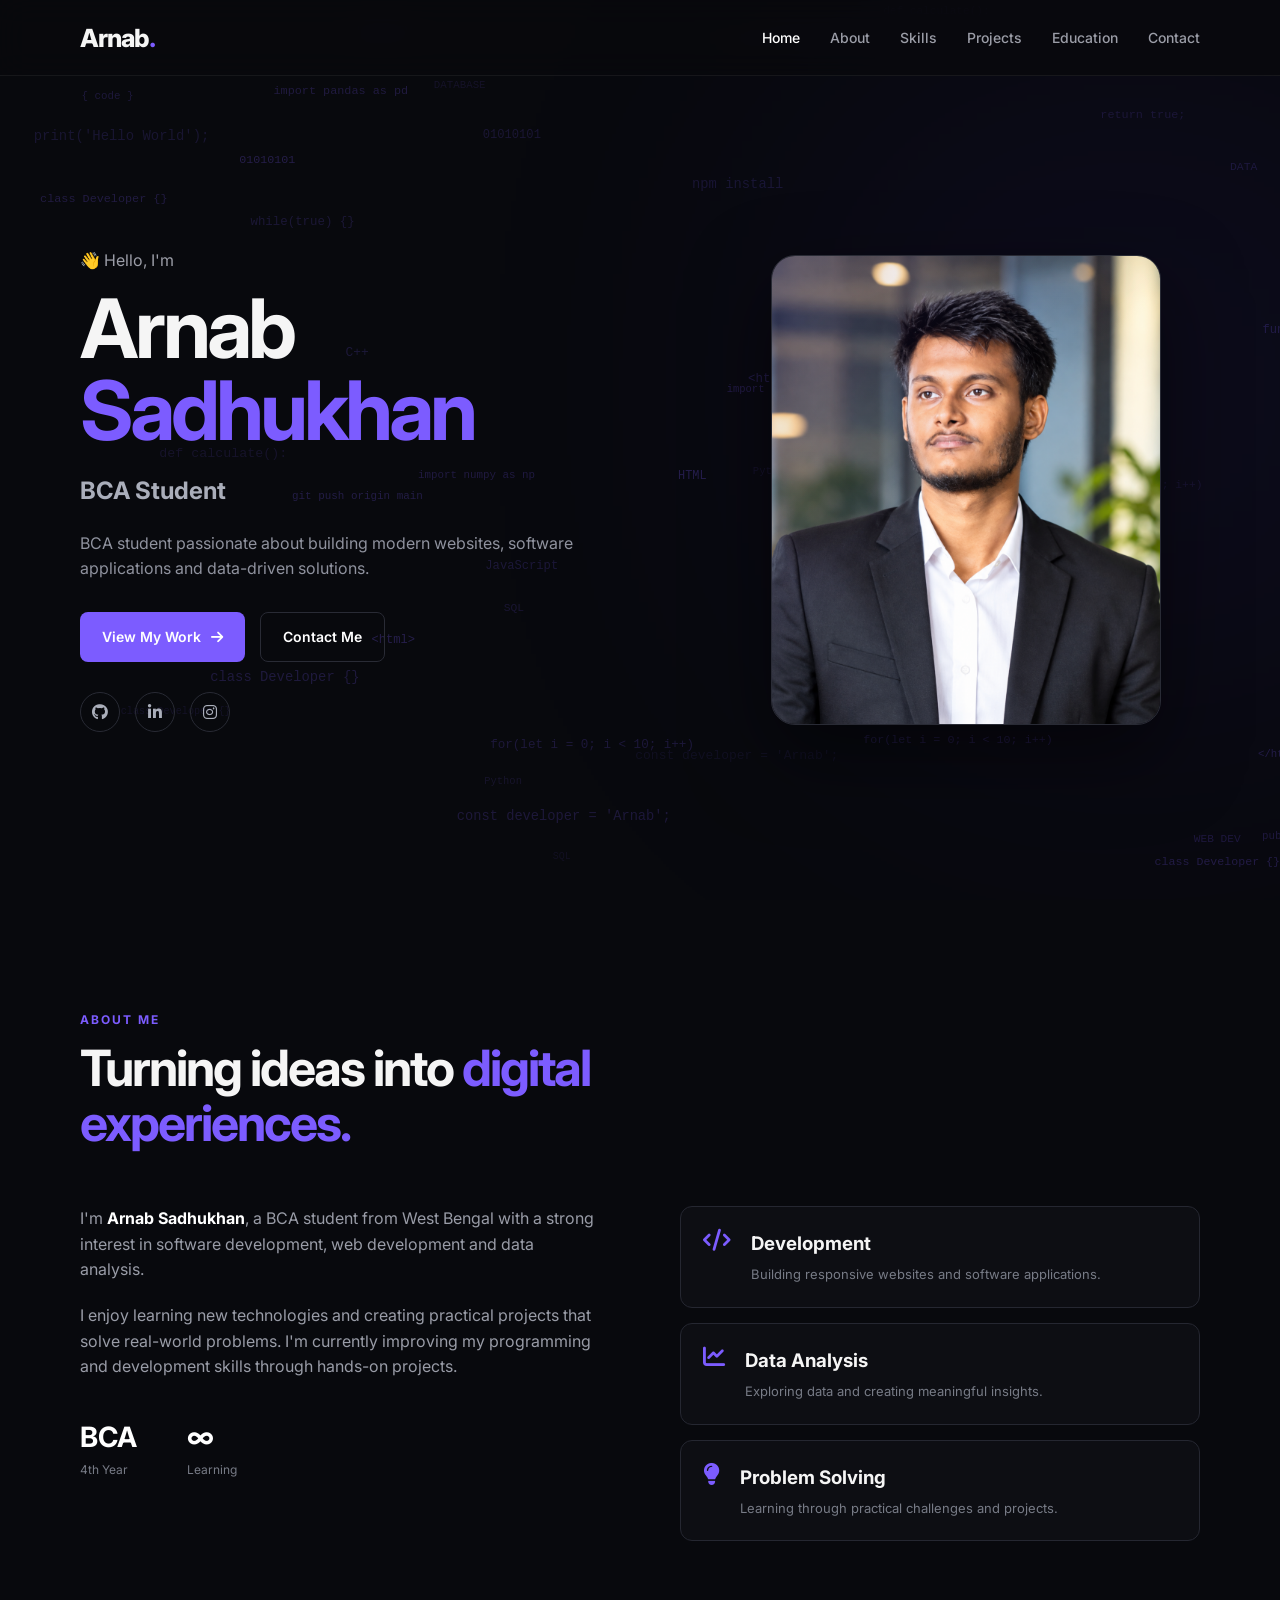
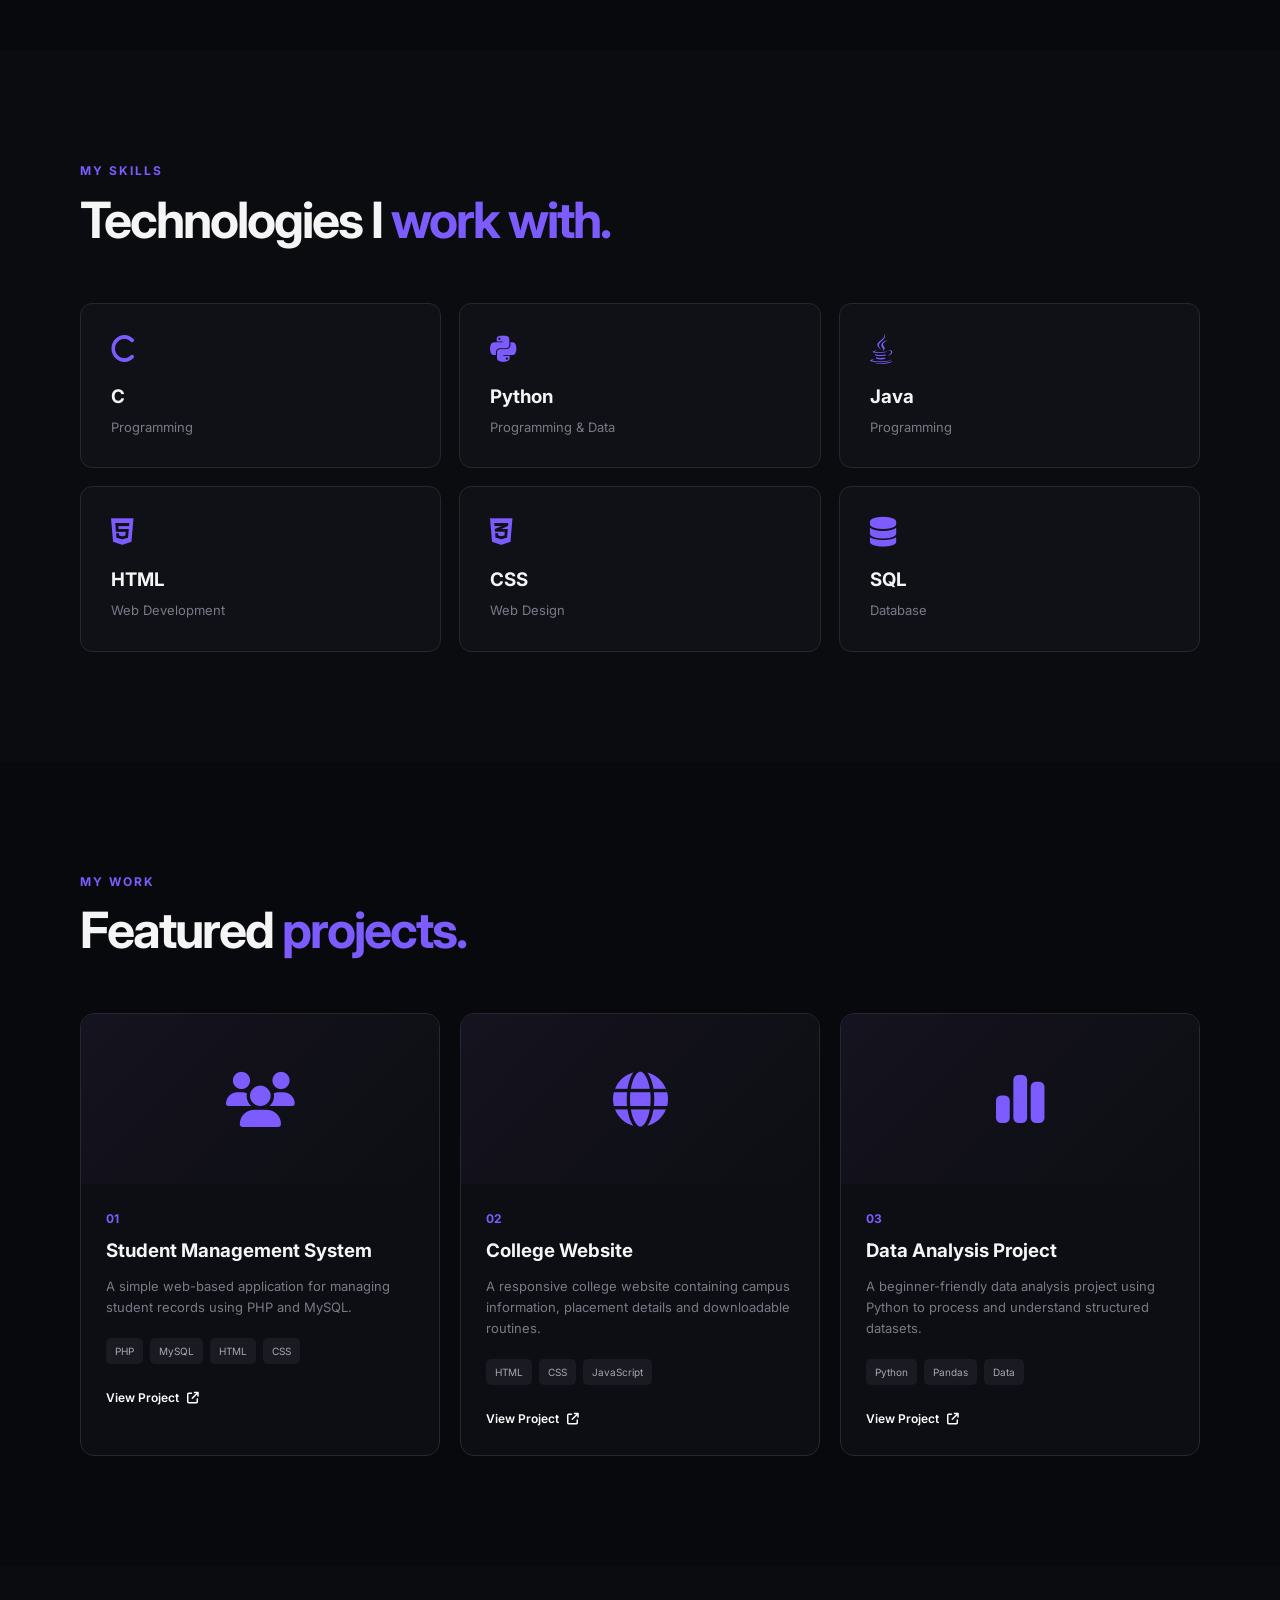
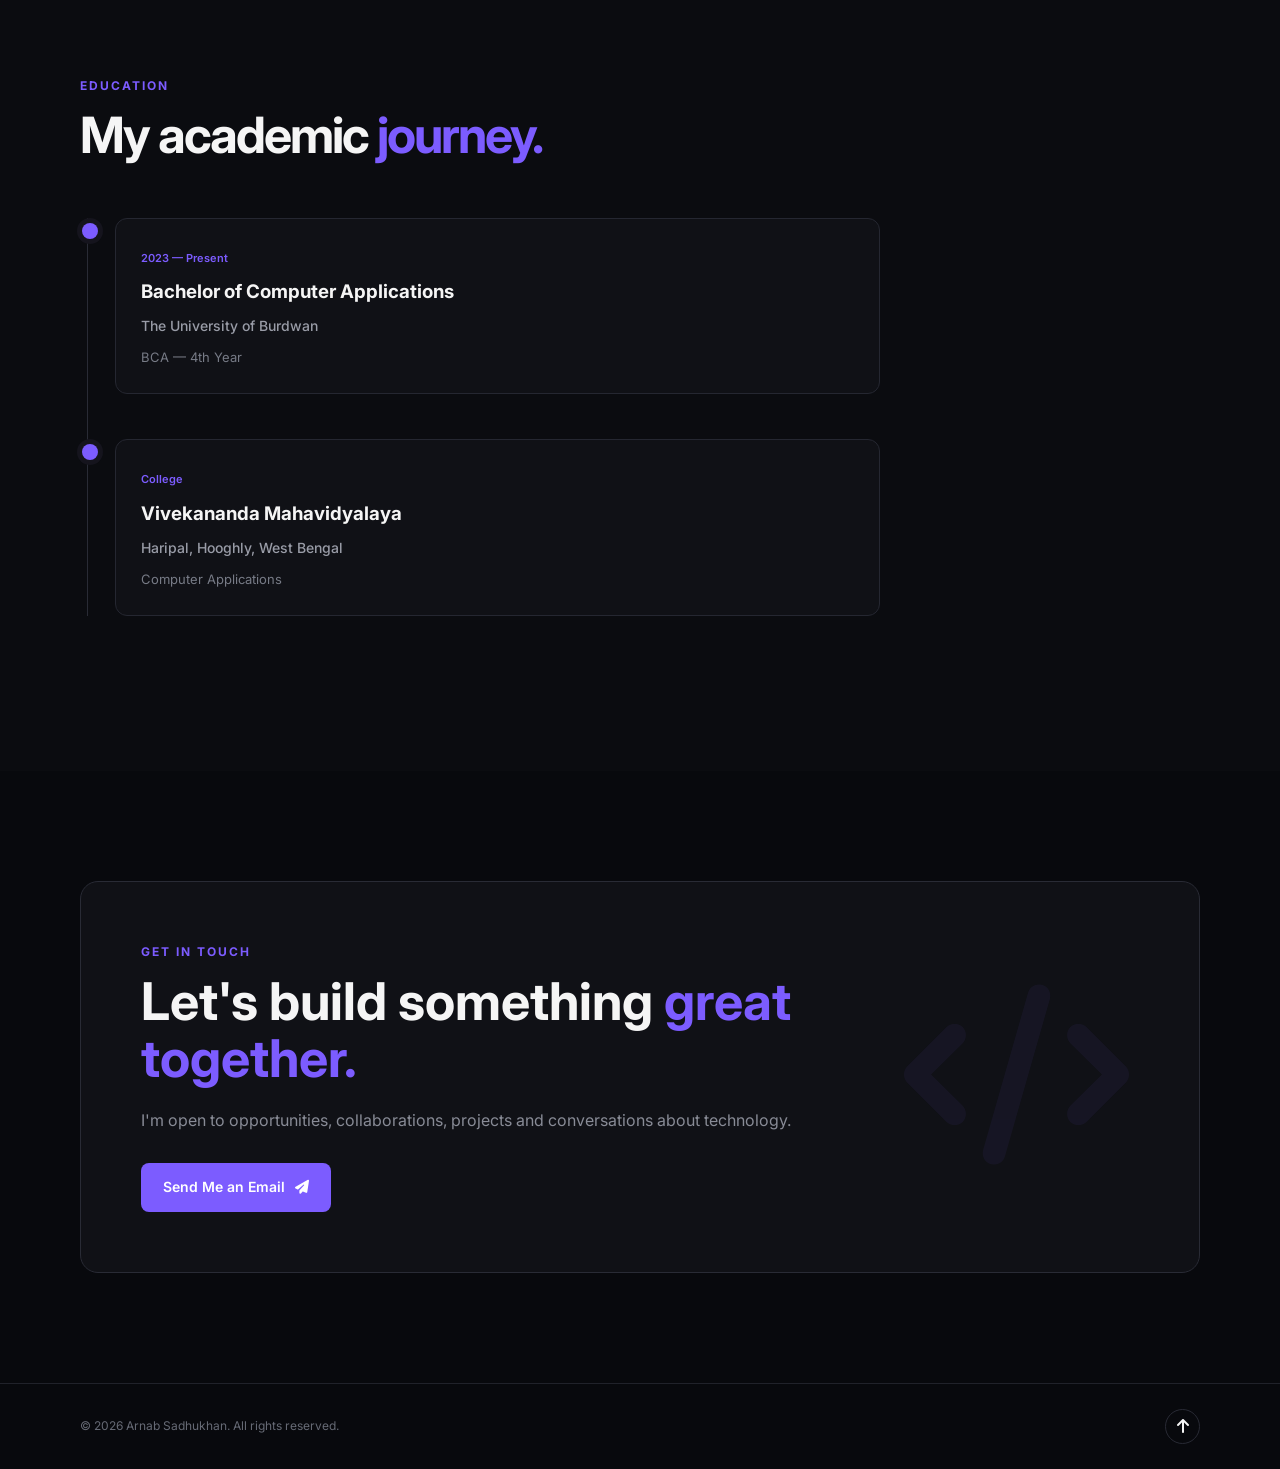
<file: index.html>
<!DOCTYPE html>
<html lang="en">
<head>
    <meta charset="UTF-8">
    <meta name="viewport" content="width=device-width, initial-scale=1.0">

    <meta name="description"
          content="Portfolio of Arnab Sadhukhan - BCA student, aspiring Data Analyst, Software Developer and Web Developer.">

    <title>Arnab Sadhukhan | Developer Portfolio</title>

    <link rel="stylesheet" href="style.css">

    <!-- Google Font -->
    <link rel="preconnect" href="https://fonts.googleapis.com">
    <link rel="preconnect" href="https://fonts.gstatic.com" crossorigin>
    <link href="https://fonts.googleapis.com/css2?family=Inter:wght@400;500;600;700;800&display=swap"
          rel="stylesheet">

    <!-- Icons -->
    <link rel="stylesheet"
          href="https://cdnjs.cloudflare.com/ajax/libs/font-awesome/6.5.2/css/all.min.css">
</head>

<body>

    <!-- Animated Code Background -->
    <canvas id="code-background"></canvas>

    <!-- ================= NAVBAR ================= -->

    <header class="header">

    <nav class="navbar container">

        <a href="#home" class="logo">
            Arnab<span>.</span>
        </a>

        <button class="menu-btn" id="menu-btn">
            <i class="fa-solid fa-bars"></i>
        </button>

        <ul class="nav-links" id="nav-links">

            <li>
                <a href="#home" class="active">Home</a>
            </li>

            <li>
                <a href="#about">About</a>
            </li>

            <li>
                <a href="#skills">Skills</a>
            </li>

            <li>
                <a href="#projects">Projects</a>
            </li>

            <li>
                <a href="#education">Education</a>
            </li>

            <li>
                <a href="#contact">Contact</a>
            </li>

        </ul>

    </nav>

</header>


<!-- ================= HERO ================= -->

<main>

<section class="hero" id="home">

    <div class="hero-bg"></div>

    <div class="container hero-content">

        <div class="hero-text reveal">

            <p class="hello">
                👋 Hello, I'm
            </p>

            <h1>
                Arnab <span>Sadhukhan</span>
            </h1>

            <h2>
                <span id="typing-text"></span>
            </h2>

            <p class="hero-description">
                BCA student passionate about building modern websites,
                software applications and data-driven solutions.
            </p>

            <div class="hero-buttons">

                <a href="#projects" class="btn primary-btn">
                    View My Work
                    <i class="fa-solid fa-arrow-right"></i>
                </a>

                <a href="#contact" class="btn secondary-btn">
                    Contact Me
                </a>

            </div>

            <div class="social-links">

                <a href="#" aria-label="GitHub">
                    <i class="fa-brands fa-github"></i>
                </a>

                <a href="#" aria-label="LinkedIn">
                    <i class="fa-brands fa-linkedin-in"></i>
                </a>

                <a href="#" aria-label="Instagram">
                    <i class="fa-brands fa-instagram"></i>
                </a>

            </div>

        </div>

        <div class="hero-photo reveal">

    <div class="photo-wrapper">
        <img
            src="profile.jpg"
            alt="Arnab Sadhukhan"
        >
    </div>

</div>

</section>


<!-- ================= ABOUT ================= -->

<section class="section" id="about">

    <div class="container">

        <div class="section-heading reveal">

            <p class="section-label">ABOUT ME</p>

            <h2>
                Turning ideas into
                <span>digital experiences.</span>
            </h2>

        </div>


        <div class="about-grid">

            <div class="about-text reveal">

                <p>
                    I'm <strong>Arnab Sadhukhan</strong>, a BCA student
                    from West Bengal with a strong interest in software
                    development, web development and data analysis.
                </p>

                <p>
                    I enjoy learning new technologies and creating
                    practical projects that solve real-world problems.
                    I'm currently improving my programming and
                    development skills through hands-on projects.
                </p>

                <div class="about-stats">

                    <div class="stat">
                        <h3>BCA</h3>
                        <p>4th Year</p>
                    </div>

                    <div class="stat">
                        <h3>∞</h3>
                        <p>Learning</p>
                    </div>

                </div>

            </div>


            <div class="about-info reveal">

                <div class="info-card">

                    <i class="fa-solid fa-code"></i>

                    <div>
                        <h3>Development</h3>
                        <p>
                            Building responsive websites and
                            software applications.
                        </p>
                    </div>

                </div>


                <div class="info-card">

                    <i class="fa-solid fa-chart-line"></i>

                    <div>
                        <h3>Data Analysis</h3>
                        <p>
                            Exploring data and creating
                            meaningful insights.
                        </p>
                    </div>

                </div>


                <div class="info-card">

                    <i class="fa-solid fa-lightbulb"></i>

                    <div>
                        <h3>Problem Solving</h3>
                        <p>
                            Learning through practical
                            challenges and projects.
                        </p>
                    </div>

                </div>

            </div>

        </div>

    </div>

</section>


<!-- ================= SKILLS ================= -->

<section class="section skills-section" id="skills">

    <div class="container">

        <div class="section-heading reveal">

            <p class="section-label">MY SKILLS</p>

            <h2>
                Technologies I
                <span>work with.</span>
            </h2>

        </div>


        <div class="skills-grid">

            <div class="skill-card reveal">
                <i class="fa-solid fa-c"></i>
                <h3>C</h3>
                <p>Programming</p>
            </div>

            <div class="skill-card reveal">
                <i class="fa-brands fa-python"></i>
                <h3>Python</h3>
                <p>Programming & Data</p>
            </div>

            <div class="skill-card reveal">
                <i class="fa-brands fa-java"></i>
                <h3>Java</h3>
                <p>Programming</p>
            </div>

            <div class="skill-card reveal">
                <i class="fa-brands fa-html5"></i>
                <h3>HTML</h3>
                <p>Web Development</p>
            </div>

            <div class="skill-card reveal">
                <i class="fa-brands fa-css3-alt"></i>
                <h3>CSS</h3>
                <p>Web Design</p>
            </div>

            <div class="skill-card reveal">
                <i class="fa-solid fa-database"></i>
                <h3>SQL</h3>
                <p>Database</p>
            </div>

        </div>

    </div>

</section>


<!-- ================= PROJECTS ================= -->

<section class="section" id="projects">

    <div class="container">

        <div class="section-heading reveal">

            <p class="section-label">MY WORK</p>

            <h2>
                Featured
                <span>projects.</span>
            </h2>

        </div>


        <div class="projects-grid">


            <!-- PROJECT 1 -->

            <article class="project-card reveal">

                <div class="project-icon">
                    <i class="fa-solid fa-users"></i>
                </div>

                <div class="project-content">

                    <p class="project-number">01</p>

                    <h3>Student Management System</h3>

                    <p>
                        A simple web-based application for
                        managing student records using PHP
                        and MySQL.
                    </p>

                    <div class="project-tags">

                        <span>PHP</span>
                        <span>MySQL</span>
                        <span>HTML</span>
                        <span>CSS</span>

                    </div>

                    <a href="#" class="project-link">
                        View Project
                        <i class="fa-solid fa-arrow-up-right-from-square"></i>
                    </a>

                </div>

            </article>


            <!-- PROJECT 2 -->

            <article class="project-card reveal">

                <div class="project-icon">
                    <i class="fa-solid fa-globe"></i>
                </div>

                <div class="project-content">

                    <p class="project-number">02</p>

                    <h3>College Website</h3>

                    <p>
                        A responsive college website containing
                        campus information, placement details
                        and downloadable routines.
                    </p>

                    <div class="project-tags">

                        <span>HTML</span>
                        <span>CSS</span>
                        <span>JavaScript</span>

                    </div>

                    <a href="#" class="project-link">
                        View Project
                        <i class="fa-solid fa-arrow-up-right-from-square"></i>
                    </a>

                </div>

            </article>


            <!-- PROJECT 3 -->

            <article class="project-card reveal">

                <div class="project-icon">
                    <i class="fa-solid fa-chart-simple"></i>
                </div>

                <div class="project-content">

                    <p class="project-number">03</p>

                    <h3>Data Analysis Project</h3>

                    <p>
                        A beginner-friendly data analysis project
                        using Python to process and understand
                        structured datasets.
                    </p>

                    <div class="project-tags">

                        <span>Python</span>
                        <span>Pandas</span>
                        <span>Data</span>

                    </div>

                    <a href="#" class="project-link">
                        View Project
                        <i class="fa-solid fa-arrow-up-right-from-square"></i>
                    </a>

                </div>

            </article>


        </div>

    </div>

</section>


<!-- ================= EDUCATION ================= -->

<section class="section education-section" id="education">

    <div class="container">

        <div class="section-heading reveal">

            <p class="section-label">EDUCATION</p>

            <h2>
                My academic
                <span>journey.</span>
            </h2>

        </div>


        <div class="timeline">

            <div class="timeline-item reveal">

                <div class="timeline-dot"></div>

                <div class="timeline-content">

                    <span class="timeline-date">
                        2023 — Present
                    </span>

                    <h3>Bachelor of Computer Applications</h3>

                    <h4>
                        The University of Burdwan
                    </h4>

                    <p>
                        BCA — 4th Year
                    </p>


                </div>

            </div>


            <div class="timeline-item reveal">

                <div class="timeline-dot"></div>

                <div class="timeline-content">

                    <span class="timeline-date">
                        College
                    </span>

                    <h3>Vivekananda Mahavidyalaya</h3>

                    <h4>
                        Haripal, Hooghly, West Bengal
                    </h4>

                    <p>
                        Computer Applications
                    </p>

                </div>

            </div>

        </div>

    </div>

</section>


<!-- ================= CONTACT ================= -->

<section class="section contact-section" id="contact">

    <div class="container">

        <div class="contact-box reveal">

            <div class="contact-content">

                <p class="section-label">GET IN TOUCH</p>

                <h2>
                    Let's build something
                    <span>great together.</span>
                </h2>

                <p>
                    I'm open to opportunities, collaborations,
                    projects and conversations about technology.
                </p>

                <a href="mailto:your-email@example.com"
                   class="btn primary-btn">

                    Send Me an Email

                    <i class="fa-solid fa-paper-plane"></i>

                </a>

            </div>


            <div class="contact-decoration">

                <i class="fa-solid fa-code"></i>

            </div>

        </div>

    </div>

</section>

</main>


<!-- ================= FOOTER ================= -->

<footer class="footer">

    <div class="container footer-content">

        <p>
            © <span id="year"></span> Arnab Sadhukhan.
            All rights reserved.
        </p>

        <a href="#home" class="back-top">
            <i class="fa-solid fa-arrow-up"></i>
        </a>

    </div>

</footer>


<script src="script.js"></script>

</body>
</html>
</file>
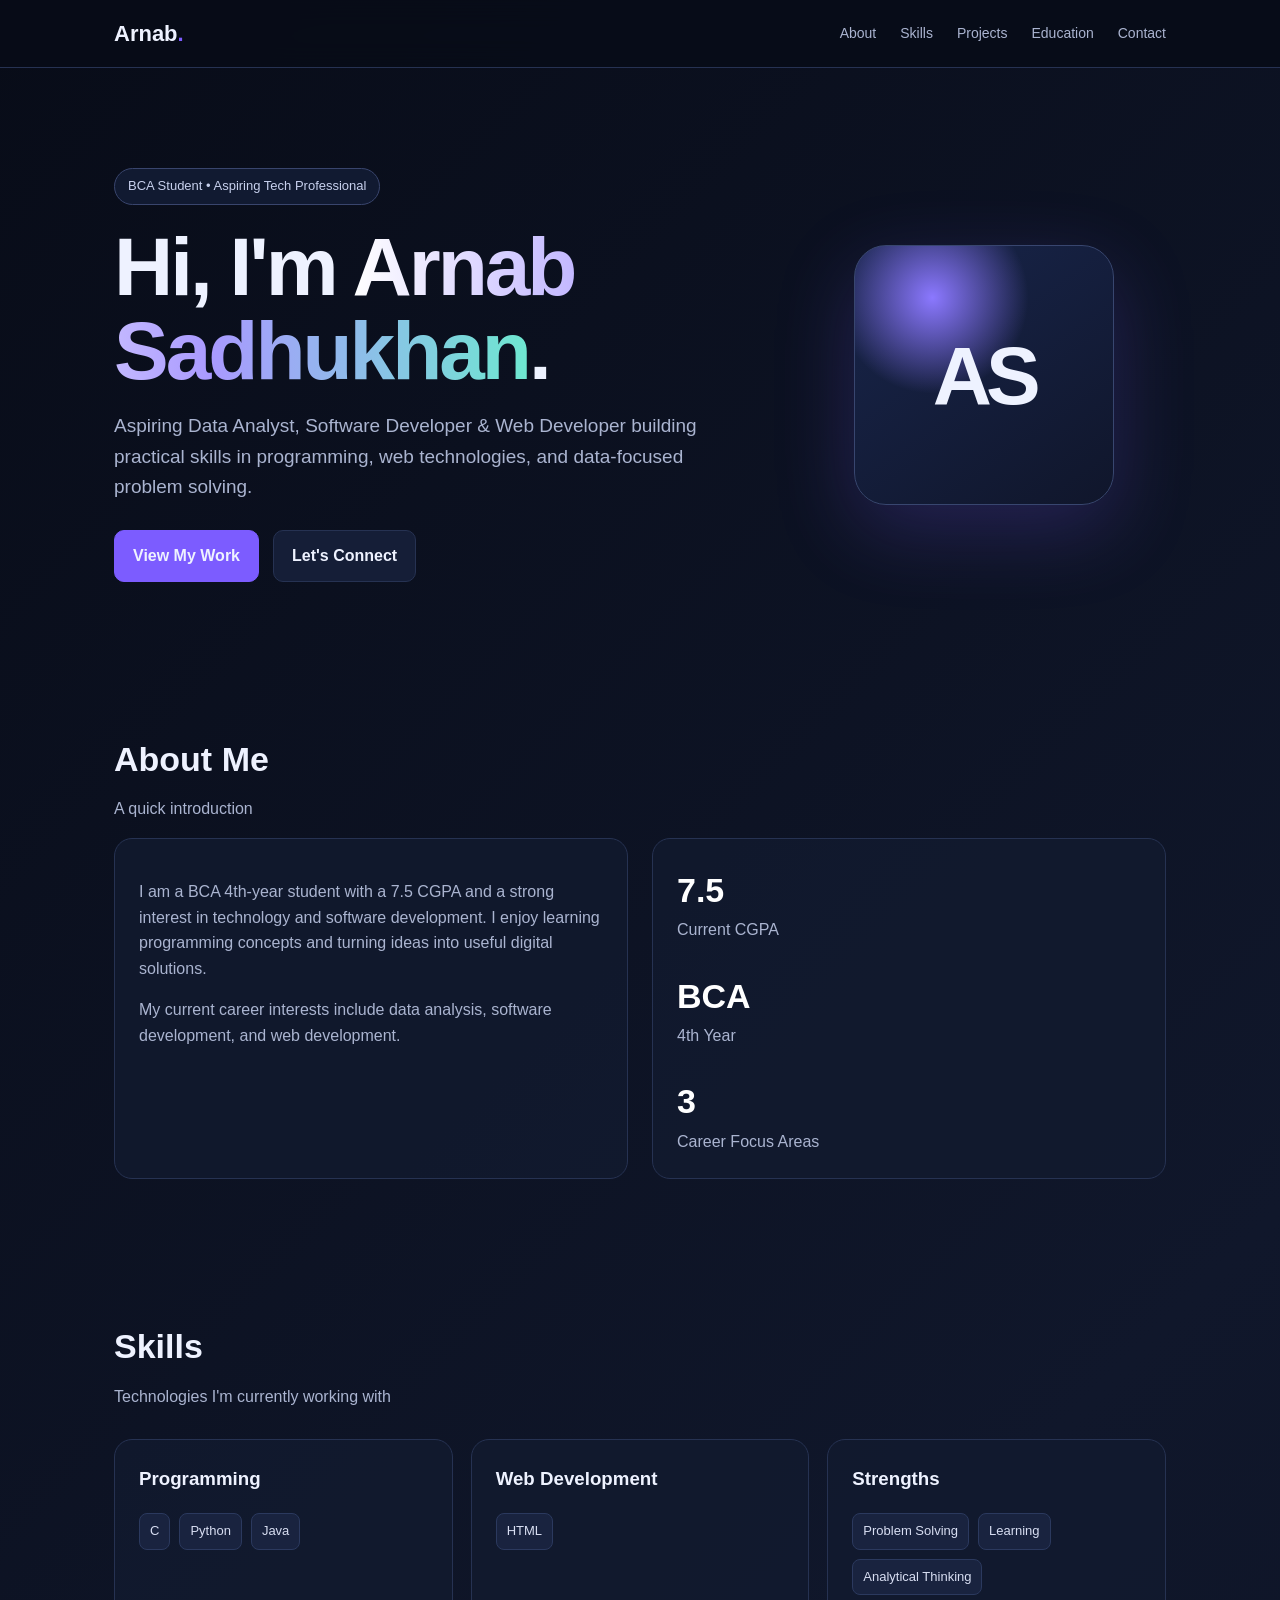
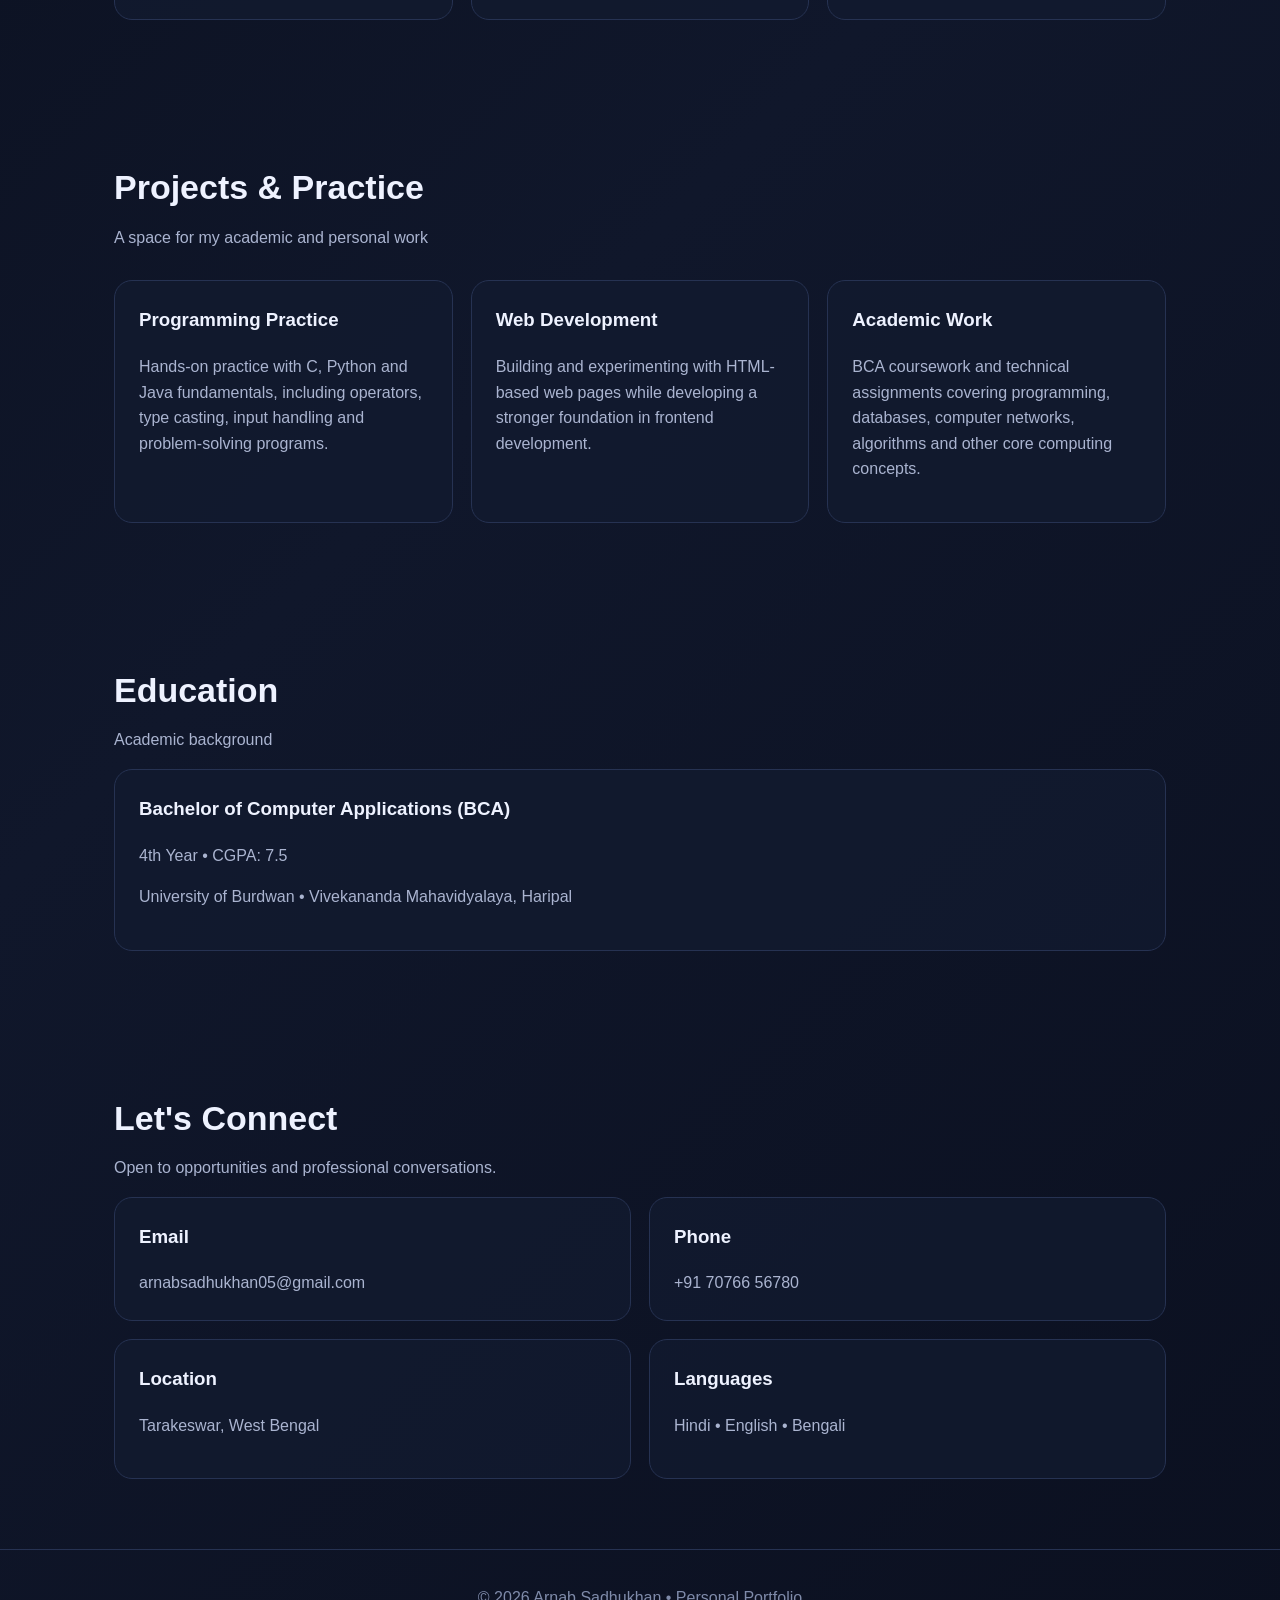
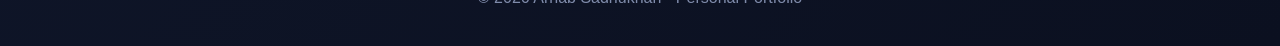
<file: Arnab_Sadhukhan_portfolio.html>
<!DOCTYPE html>
<html lang="en">
<head>
<meta charset="UTF-8">
<meta name="viewport" content="width=device-width, initial-scale=1.0">
<title>Arnab Sadhukhan | Portfolio</title>
<style>
:root{--bg:#0b1020;--card:#121a2f;--text:#eef2ff;--muted:#aab4d0;--accent:#7c5cff;--accent2:#25d0ab;--border:#263252}
*{box-sizing:border-box;scroll-behavior:smooth}
body{margin:0;font-family:Inter,Segoe UI,Arial,sans-serif;background:linear-gradient(135deg,#080c18,#10172b 55%,#0b1020);color:var(--text);line-height:1.6}
a{color:inherit;text-decoration:none}
nav{position:sticky;top:0;z-index:10;background:rgba(8,12,24,.86);backdrop-filter:blur(14px);border-bottom:1px solid var(--border)}
.nav{max-width:1100px;margin:auto;padding:16px 24px;display:flex;justify-content:space-between;align-items:center}
.logo{font-size:22px;font-weight:800}.logo span{color:var(--accent)}
.links{display:flex;gap:24px;color:var(--muted);font-size:14px}.links a:hover{color:#fff}
.hero{max-width:1100px;margin:auto;padding:100px 24px 80px;display:grid;grid-template-columns:1.4fr .8fr;gap:50px;align-items:center}
.badge{display:inline-block;padding:7px 13px;border:1px solid #39456d;border-radius:999px;color:#c7d0ed;background:#111a31;font-size:13px}
h1{font-size:clamp(46px,7vw,82px);line-height:1.02;margin:20px 0 18px;letter-spacing:-3px}
.gradient{background:linear-gradient(90deg,#fff,#a999ff,#6ee7d0);-webkit-background-clip:text;background-clip:text;color:transparent}
.hero p{font-size:19px;color:var(--muted);max-width:680px}
.buttons{display:flex;gap:14px;margin-top:28px;flex-wrap:wrap}
.btn{padding:12px 18px;border-radius:10px;border:1px solid var(--border);background:#151e37;font-weight:700}
.btn.primary{background:var(--accent);border-color:var(--accent)}
.profile{width:260px;height:260px;border-radius:32px;margin:auto;background:radial-gradient(circle at 30% 20%,#8b78ff,transparent 35%),linear-gradient(145deg,#18254b,#10162b);display:grid;place-items:center;border:1px solid #38466f;box-shadow:0 25px 80px rgba(124,92,255,.22)}
.profile span{font-size:82px;font-weight:900;letter-spacing:-6px}
section{max-width:1100px;margin:auto;padding:70px 24px}
.section-title{font-size:34px;margin:0 0 10px}.section-sub{color:var(--muted);margin-top:0}
.grid{display:grid;grid-template-columns:repeat(3,1fr);gap:18px;margin-top:30px}
.card{background:rgba(18,26,47,.82);border:1px solid var(--border);border-radius:18px;padding:24px}
.card h3{margin-top:0}.card p{color:var(--muted)}
.tags{display:flex;gap:9px;flex-wrap:wrap;margin-top:18px}
.tag{padding:7px 10px;border-radius:8px;background:#19233f;color:#d8def2;border:1px solid #2b395e;font-size:13px}
.about{display:grid;grid-template-columns:1fr 1fr;gap:24px}
.stat{font-size:34px;font-weight:800;color:#fff}.muted{color:var(--muted)}
.contact{display:grid;grid-template-columns:1fr 1fr;gap:18px}
.contact a{display:block}
footer{text-align:center;padding:35px 24px;color:#7f8baa;border-top:1px solid var(--border)}
@media(max-width:800px){.hero,.about,.contact{grid-template-columns:1fr}.profile{width:210px;height:210px}.grid{grid-template-columns:1fr}.links{display:none}h1{letter-spacing:-2px}}
</style>
</head>
<body>
<nav><div class="nav">
<div class="logo">Arnab<span>.</span></div>
<div class="links"><a href="#about">About</a><a href="#skills">Skills</a><a href="#projects">Projects</a><a href="#education">Education</a><a href="#contact">Contact</a></div>
</div></nav>

<header class="hero">
<div>
<span class="badge">BCA Student • Aspiring Tech Professional</span>
<h1>Hi, I'm <span class="gradient">Arnab Sadhukhan</span>.</h1>
<p>Aspiring Data Analyst, Software Developer & Web Developer building practical skills in programming, web technologies, and data-focused problem solving.</p>
<div class="buttons">
<a class="btn primary" href="#projects">View My Work</a>
<a class="btn" href="#contact">Let's Connect</a>
</div>
</div>
<div class="profile"><span>AS</span></div>
</header>

<section id="about">
<h2 class="section-title">About Me</h2>
<p class="section-sub">A quick introduction</p>
<div class="about">
<div class="card">
<p>I am a BCA 4th-year student with a 7.5 CGPA and a strong interest in technology and software development. I enjoy learning programming concepts and turning ideas into useful digital solutions.</p>
<p>My current career interests include data analysis, software development, and web development.</p>
</div>
<div class="card">
<div class="stat">7.5</div><div class="muted">Current CGPA</div>
<br><div class="stat">BCA</div><div class="muted">4th Year</div>
<br><div class="stat">3</div><div class="muted">Career Focus Areas</div>
</div>
</div>
</section>

<section id="skills">
<h2 class="section-title">Skills</h2>
<p class="section-sub">Technologies I'm currently working with</p>
<div class="grid">
<div class="card"><h3>Programming</h3><div class="tags"><span class="tag">C</span><span class="tag">Python</span><span class="tag">Java</span></div></div>
<div class="card"><h3>Web Development</h3><div class="tags"><span class="tag">HTML</span></div></div>
<div class="card"><h3>Strengths</h3><div class="tags"><span class="tag">Problem Solving</span><span class="tag">Learning</span><span class="tag">Analytical Thinking</span></div></div>
</div>
</section>

<section id="projects">
<h2 class="section-title">Projects & Practice</h2>
<p class="section-sub">A space for my academic and personal work</p>
<div class="grid">
<div class="card"><h3>Programming Practice</h3><p>Hands-on practice with C, Python and Java fundamentals, including operators, type casting, input handling and problem-solving programs.</p></div>
<div class="card"><h3>Web Development</h3><p>Building and experimenting with HTML-based web pages while developing a stronger foundation in frontend development.</p></div>
<div class="card"><h3>Academic Work</h3><p>BCA coursework and technical assignments covering programming, databases, computer networks, algorithms and other core computing concepts.</p></div>
</div>
</section>

<section id="education">
<h2 class="section-title">Education</h2>
<p class="section-sub">Academic background</p>
<div class="card">
<h3>Bachelor of Computer Applications (BCA)</h3>
<p>4th Year • CGPA: 7.5</p>
<p class="muted">University of Burdwan • Vivekananda Mahavidyalaya, Haripal</p>
</div>
</section>

<section id="contact">
<h2 class="section-title">Let's Connect</h2>
<p class="section-sub">Open to opportunities and professional conversations.</p>
<div class="contact">
<div class="card"><h3>Email</h3><a href="mailto:arnabsadhukhan05@gmail.com" class="muted">arnabsadhukhan05@gmail.com</a></div>
<div class="card"><h3>Phone</h3><a href="tel:+917076656780" class="muted">+91 70766 56780</a></div>
<div class="card"><h3>Location</h3><p class="muted">Tarakeswar, West Bengal</p></div>
<div class="card"><h3>Languages</h3><p class="muted">Hindi • English • Bengali</p></div>
</div>
</section>

<footer>© 2026 Arnab Sadhukhan • Personal Portfolio</footer>
</body>
</html>
</file>
<file: style.css>
/* =========================================
   RESET
========================================= */

* {
    margin: 0;
    padding: 0;
    box-sizing: border-box;
}

html {
    scroll-behavior: smooth;
}

body {
    font-family: "Inter", sans-serif;
    background: #08090d;
    color: #f5f5f5;
    line-height: 1.6;
    overflow-x: hidden;
}
/* =========================================
   ANIMATED CODE BACKGROUND
========================================= */

#code-background {
    position: fixed;
    inset: 0;
    width: 100%;
    height: 100%;
    z-index: -1;
    pointer-events: none;
    opacity: 1.80;
}

/* Keep website content above the animation */

.header,
main,
.footer {
    position: relative;
    z-index: 1;
}
a {
    color: inherit;
    text-decoration: none;
}

button {
    font-family: inherit;
}

.container {
    width: min(1120px, 90%);
    margin: auto;
}


/* =========================================
   HEADER
========================================= */

.header {
    position: fixed;
    width: 100%;
    top: 0;
    left: 0;
    z-index: 1000;
    background: rgba(8, 9, 13, 0.75);
    backdrop-filter: blur(15px);
    border-bottom: 1px solid rgba(255,255,255,0.06);
}

.navbar {
    height: 75px;
    display: flex;
    align-items: center;
    justify-content: space-between;
}

.logo {
    font-size: 25px;
    font-weight: 800;
    letter-spacing: -1px;
}

.logo span {
    color: #7c5cff;
}

.nav-links {
    list-style: none;
    display: flex;
    gap: 30px;
}

.nav-links a {
    color: #9b9da7;
    font-size: 14px;
    font-weight: 500;
    transition: 0.3s;
}

.nav-links a:hover,
.nav-links a.active {
    color: #ffffff;
}

.menu-btn {
    display: none;
    border: none;
    background: transparent;
    color: white;
    font-size: 22px;
    cursor: pointer;
}


/* =========================================
   HERO
========================================= */

.hero {
    min-height: 100vh;
    display: flex;
    align-items: center;
    position: relative;
    overflow: hidden;
    padding-top: 80px;
}

.hero-bg {
    position: absolute;
    width: 600px;
    height: 600px;
    background: #5f3cff;
    filter: blur(180px);
    opacity: 0.08;
    top: 10%;
    right: -150px;
}

.hero-content {
    display: grid;
    grid-template-columns: 1.1fr 0.9fr;
    gap: 80px;
    align-items: center;
}

.hello {
    color: #9b9da7;
    margin-bottom: 15px;
}

.hero h1 {
    font-size: clamp(45px, 7vw, 82px);
    line-height: 1;
    letter-spacing: -4px;
    margin-bottom: 20px;
}

.hero h1 span {
    color: #7c5cff;
}

.hero h2 {
    color: #aaaeba;
    font-size: 24px;
    min-height: 38px;
}

.hero-description {
    max-width: 550px;
    margin-top: 20px;
    color: #8f929e;
    font-size: 16px;
}

.hero-buttons {
    display: flex;
    gap: 15px;
    margin-top: 30px;
}

.btn {
    display: inline-flex;
    align-items: center;
    justify-content: center;
    gap: 10px;
    padding: 13px 22px;
    border-radius: 8px;
    font-size: 14px;
    font-weight: 600;
    transition: 0.3s;
}

.primary-btn {
    background: #7c5cff;
    color: white;
}

.primary-btn:hover {
    background: #6848ed;
    transform: translateY(-2px);
}

.secondary-btn {
    border: 1px solid #292b35;
    color: white;
}

.secondary-btn:hover {
    background: #15161d;
}

.social-links {
    display: flex;
    gap: 15px;
    margin-top: 30px;
}

.social-links a {
    width: 40px;
    height: 40px;
    border: 1px solid #292b35;
    border-radius: 50%;
    display: flex;
    align-items: center;
    justify-content: center;
    color: #aaaeba;
    transition: 0.3s;
}

.social-links a:hover {
    color: white;
    border-color: #7c5cff;
    transform: translateY(-3px);
}


/* =========================================
   HERO PHOTO
========================================= */

.hero-photo {
    display: flex;
    justify-content: center;
    align-items: center;
}

.photo-wrapper {
    position: relative;
    width: 390px;
    height: 470px;
    border-radius: 24px;
    overflow: hidden;
    border: 1px solid #292b35;
    box-shadow: 0 30px 80px rgba(0, 0, 0, 0.5);
}

.photo-wrapper::before {
    content: "";
    position: absolute;
    inset: 0;
    background: linear-gradient(
        135deg,
        rgba(124, 92, 255, 0.15),
        transparent 50%
    );
    z-index: 1;
    pointer-events: none;
}

.photo-wrapper img {
    width: 100%;
    height: 100%;
    display: block;
    object-fit: cover;
    object-position: center top;
    transition: transform 0.5s ease;
}

.photo-wrapper:hover img {
    transform: scale(1.03);
}

/* =========================================
   SECTIONS
========================================= */

.section {
    padding: 110px 0;
}

.section-heading {
    max-width: 650px;
    margin-bottom: 55px;
}

.section-label {
    color: #7c5cff;
    font-size: 12px;
    font-weight: 700;
    letter-spacing: 2px;
    margin-bottom: 12px;
}

.section-heading h2 {
    font-size: clamp(32px, 5vw, 50px);
    line-height: 1.1;
    letter-spacing: -2px;
}

.section-heading h2 span {
    color: #7c5cff;
}


/* =========================================
   ABOUT
========================================= */

.about-grid {
    display: grid;
    grid-template-columns: 1fr 1fr;
    gap: 80px;
}

.about-text p {
    color: #999ca7;
    margin-bottom: 20px;
}

.about-text strong {
    color: white;
}

.about-stats {
    display: flex;
    gap: 50px;
    margin-top: 35px;
}

.stat h3 {
    font-size: 28px;
    color: white;
}

.stat p {
    font-size: 12px;
    margin: 0;
    color: #777b86;
}

.about-info {
    display: flex;
    flex-direction: column;
    gap: 15px;
}

.info-card {
    display: flex;
    gap: 20px;
    padding: 22px;
    border: 1px solid #252731;
    border-radius: 12px;
    background: #0d0e13;
    transition: 0.3s;
}

.info-card:hover {
    transform: translateX(5px);
    border-color: #7c5cff;
}

.info-card > i {
    font-size: 22px;
    color: #7c5cff;
}

.info-card h3 {
    margin-bottom: 5px;
}

.info-card p {
    color: #777b86;
    font-size: 13px;
}


/* =========================================
   SKILLS
========================================= */

.skills-section {
    background: #0b0c10;
}

.skills-grid {
    display: grid;
    grid-template-columns: repeat(3, 1fr);
    gap: 18px;
}

.skill-card {
    padding: 30px;
    border: 1px solid #252731;
    border-radius: 12px;
    background: #101116;
    transition: 0.3s;
}

.skill-card:hover {
    transform: translateY(-6px);
    border-color: #7c5cff;
}

.skill-card i {
    font-size: 30px;
    color: #7c5cff;
    margin-bottom: 18px;
}

.skill-card h3 {
    margin-bottom: 5px;
}

.skill-card p {
    color: #777b86;
    font-size: 13px;
}


/* =========================================
   PROJECTS
========================================= */

.projects-grid {
    display: grid;
    grid-template-columns: repeat(3, 1fr);
    gap: 20px;
}

.project-card {
    border: 1px solid #252731;
    border-radius: 14px;
    background: #0d0e13;
    overflow: hidden;
    transition: 0.35s;
}

.project-card:hover {
    transform: translateY(-8px);
    border-color: #7c5cff;
}

.project-icon {
    height: 170px;
    display: flex;
    align-items: center;
    justify-content: center;
    background: linear-gradient(
        135deg,
        #15131f,
        #0d0e13
    );
}

.project-icon i {
    font-size: 55px;
    color: #7c5cff;
}

.project-content {
    padding: 25px;
}

.project-number {
    color: #7c5cff;
    font-size: 12px;
    font-weight: 700;
}

.project-content h3 {
    margin: 8px 0 10px;
}

.project-content > p:not(.project-number) {
    color: #777b86;
    font-size: 13px;
}

.project-tags {
    display: flex;
    flex-wrap: wrap;
    gap: 7px;
    margin: 20px 0;
}

.project-tags span {
    background: #191a22;
    color: #a7a9b2;
    padding: 5px 9px;
    border-radius: 5px;
    font-size: 10px;
}

.project-link {
    color: white;
    font-size: 12px;
    font-weight: 600;
}

.project-link i {
    margin-left: 5px;
}


/* =========================================
   EDUCATION
========================================= */

.education-section {
    background: #0b0c10;
}

.timeline {
    max-width: 800px;
    position: relative;
    padding-left: 35px;
}

.timeline::before {
    content: "";
    position: absolute;
    left: 7px;
    top: 0;
    width: 1px;
    height: 100%;
    background: #292b35;
}

.timeline-item {
    position: relative;
    margin-bottom: 45px;
}

.timeline-dot {
    position: absolute;
    left: -33px;
    top: 5px;
    width: 16px;
    height: 16px;
    border-radius: 50%;
    background: #7c5cff;
    box-shadow: 0 0 0 5px #15141d;
}

.timeline-content {
    border: 1px solid #252731;
    background: #101116;
    padding: 25px;
    border-radius: 12px;
}

.timeline-date {
    font-size: 11px;
    color: #7c5cff;
    font-weight: 600;
}

.timeline-content h3 {
    margin: 8px 0;
}

.timeline-content h4 {
    color: #999ca7;
    font-size: 14px;
    font-weight: 500;
}

.timeline-content p {
    color: #777b86;
    font-size: 13px;
    margin-top: 10px;
}

.cgpa {
    display: inline-block;
    margin-top: 15px;
    padding: 5px 10px;
    border-radius: 5px;
    background: #191a22;
    color: #aaaeba;
    font-size: 11px;
}


/* =========================================
   CONTACT
========================================= */

.contact-box {
    position: relative;
    overflow: hidden;
    border: 1px solid #292b35;
    background: #101116;
    border-radius: 18px;
    padding: 60px;
}

.contact-content {
    position: relative;
    z-index: 2;
    max-width: 650px;
}

.contact-content h2 {
    font-size: clamp(32px, 5vw, 52px);
    line-height: 1.1;
    margin-bottom: 20px;
}

.contact-content h2 span {
    color: #7c5cff;
}

.contact-content > p:not(.section-label) {
    color: #888b96;
    margin-bottom: 30px;
}

.contact-decoration {
    position: absolute;
    right: 70px;
    top: 50%;
    transform: translateY(-50%);
    font-size: 180px;
    color: #7c5cff;
    opacity: 0.06;
}


/* =========================================
   FOOTER
========================================= */

.footer {
    border-top: 1px solid #20222a;
    padding: 25px 0;
}

.footer-content {
    display: flex;
    justify-content: space-between;
    align-items: center;
}

.footer p {
    color: #666a75;
    font-size: 12px;
}

.back-top {
    width: 35px;
    height: 35px;
    border: 1px solid #292b35;
    border-radius: 50%;
    display: flex;
    align-items: center;
    justify-content: center;
}


/* =========================================
   SCROLL ANIMATION
========================================= */

.reveal {
    opacity: 0;
    transform: translateY(30px);
    transition: 0.7s ease;
}

.reveal.show {
    opacity: 1;
    transform: translateY(0);
}


/* =========================================
   RESPONSIVE
========================================= */

@media (max-width: 850px) {

    .menu-btn {
        display: block;
    }

    .nav-links {
        position: absolute;
        top: 75px;
        left: 0;
        width: 100%;
        flex-direction: column;
        gap: 0;
        background: #0b0c10;
        border-bottom: 1px solid #252731;
        display: none;
    }

    .nav-links.show {
        display: flex;
    }

    .nav-links li {
        padding: 15px 5%;
    }

    .hero-content {
        grid-template-columns: 1fr;
        gap: 45px;
    }

    .hero-photo {
        order: -1;
    }

    .photo-wrapper {
        width: 300px;
        height: 360px;
    }

    .about-grid {
        grid-template-columns: 1fr;
        gap: 50px;
    }

    .skills-grid,
    .projects-grid {
        grid-template-columns: 1fr 1fr;
    }

    .contact-decoration {
        display: none;
    }
}

@media (max-width: 550px) {

    .photo-wrapper {
        width: 240px;
        height: 290px;
        border-radius: 20px;
    }

    .section {
        padding: 80px 0;
    }

    .hero h1 {
        letter-spacing: -2px;
    }

    .hero-buttons {
        flex-direction: column;
        align-items: stretch;
    }

    .skills-grid,
    .projects-grid {
        grid-template-columns: 1fr;
    }

    .about-stats {
        gap: 25px;
    }

    .contact-box {
        padding: 35px 25px;
    }

    .footer-content {
        gap: 15px;
    }
}
</file>
